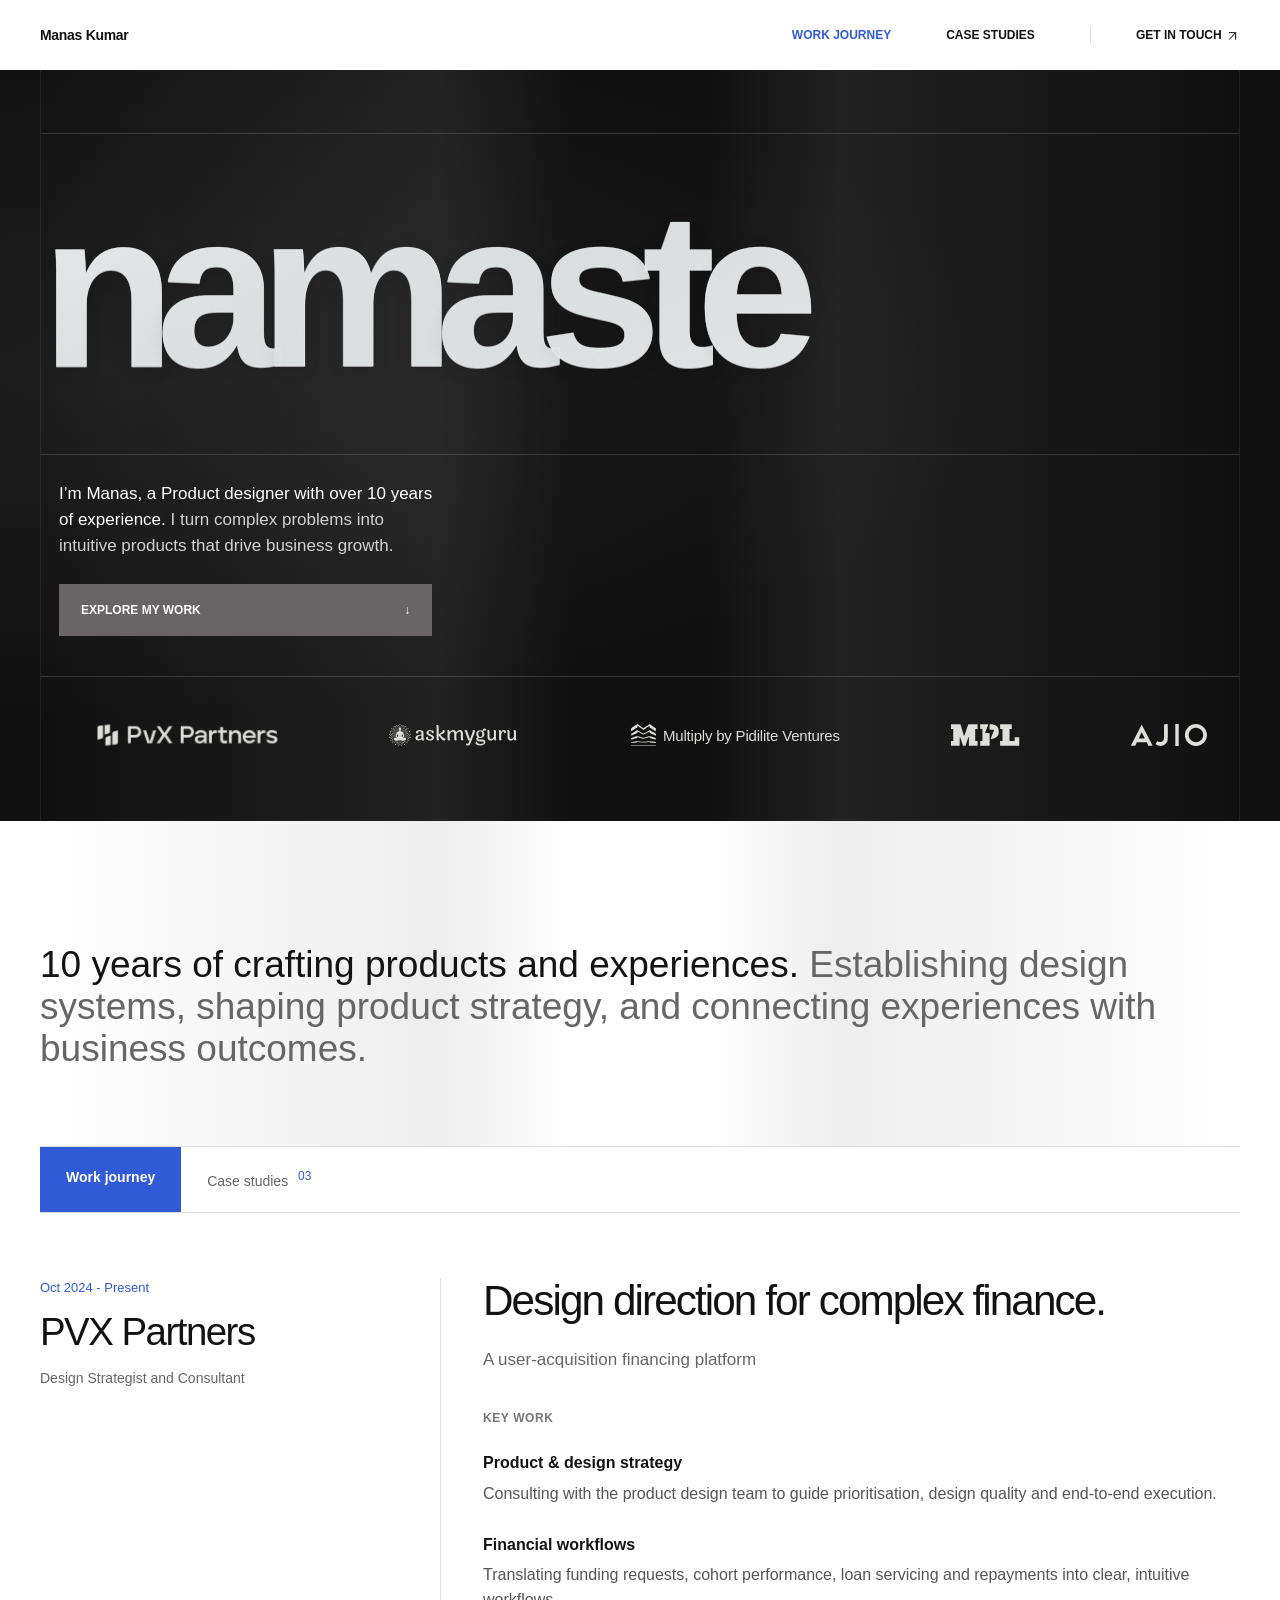
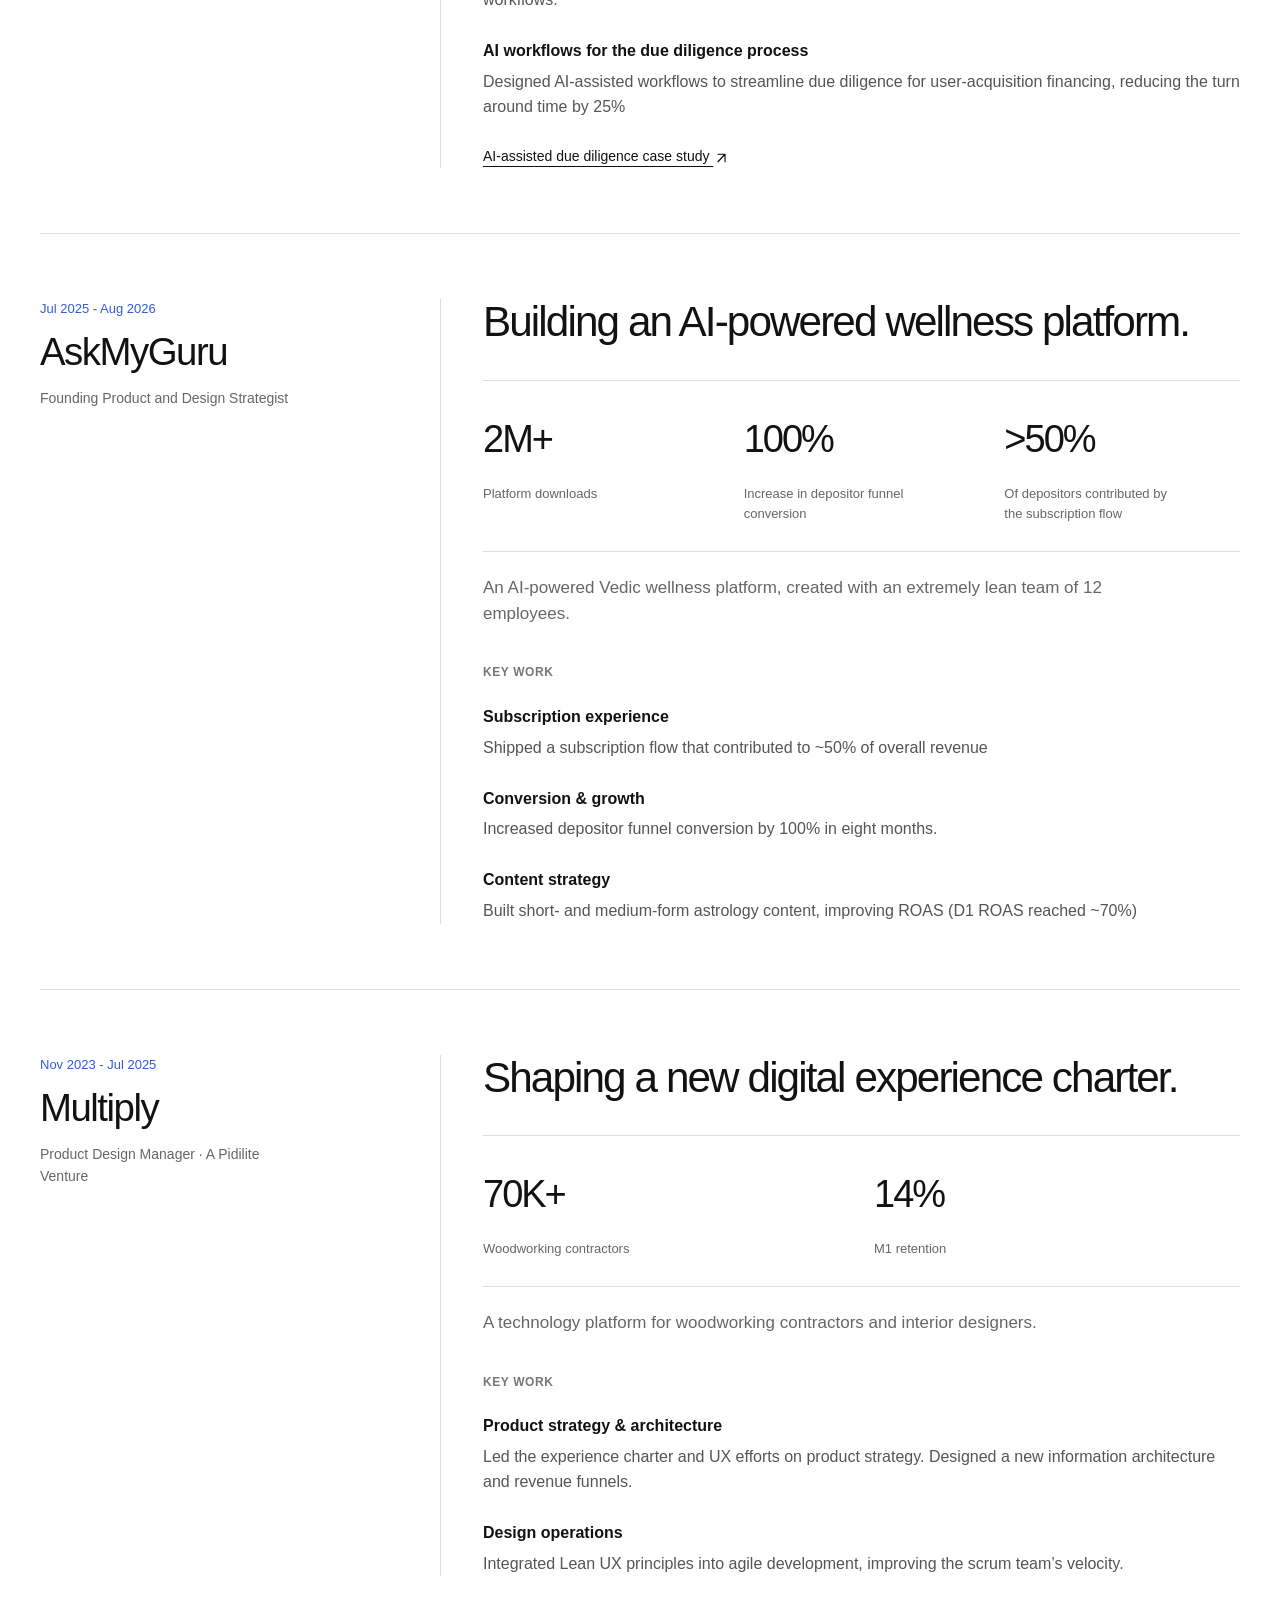
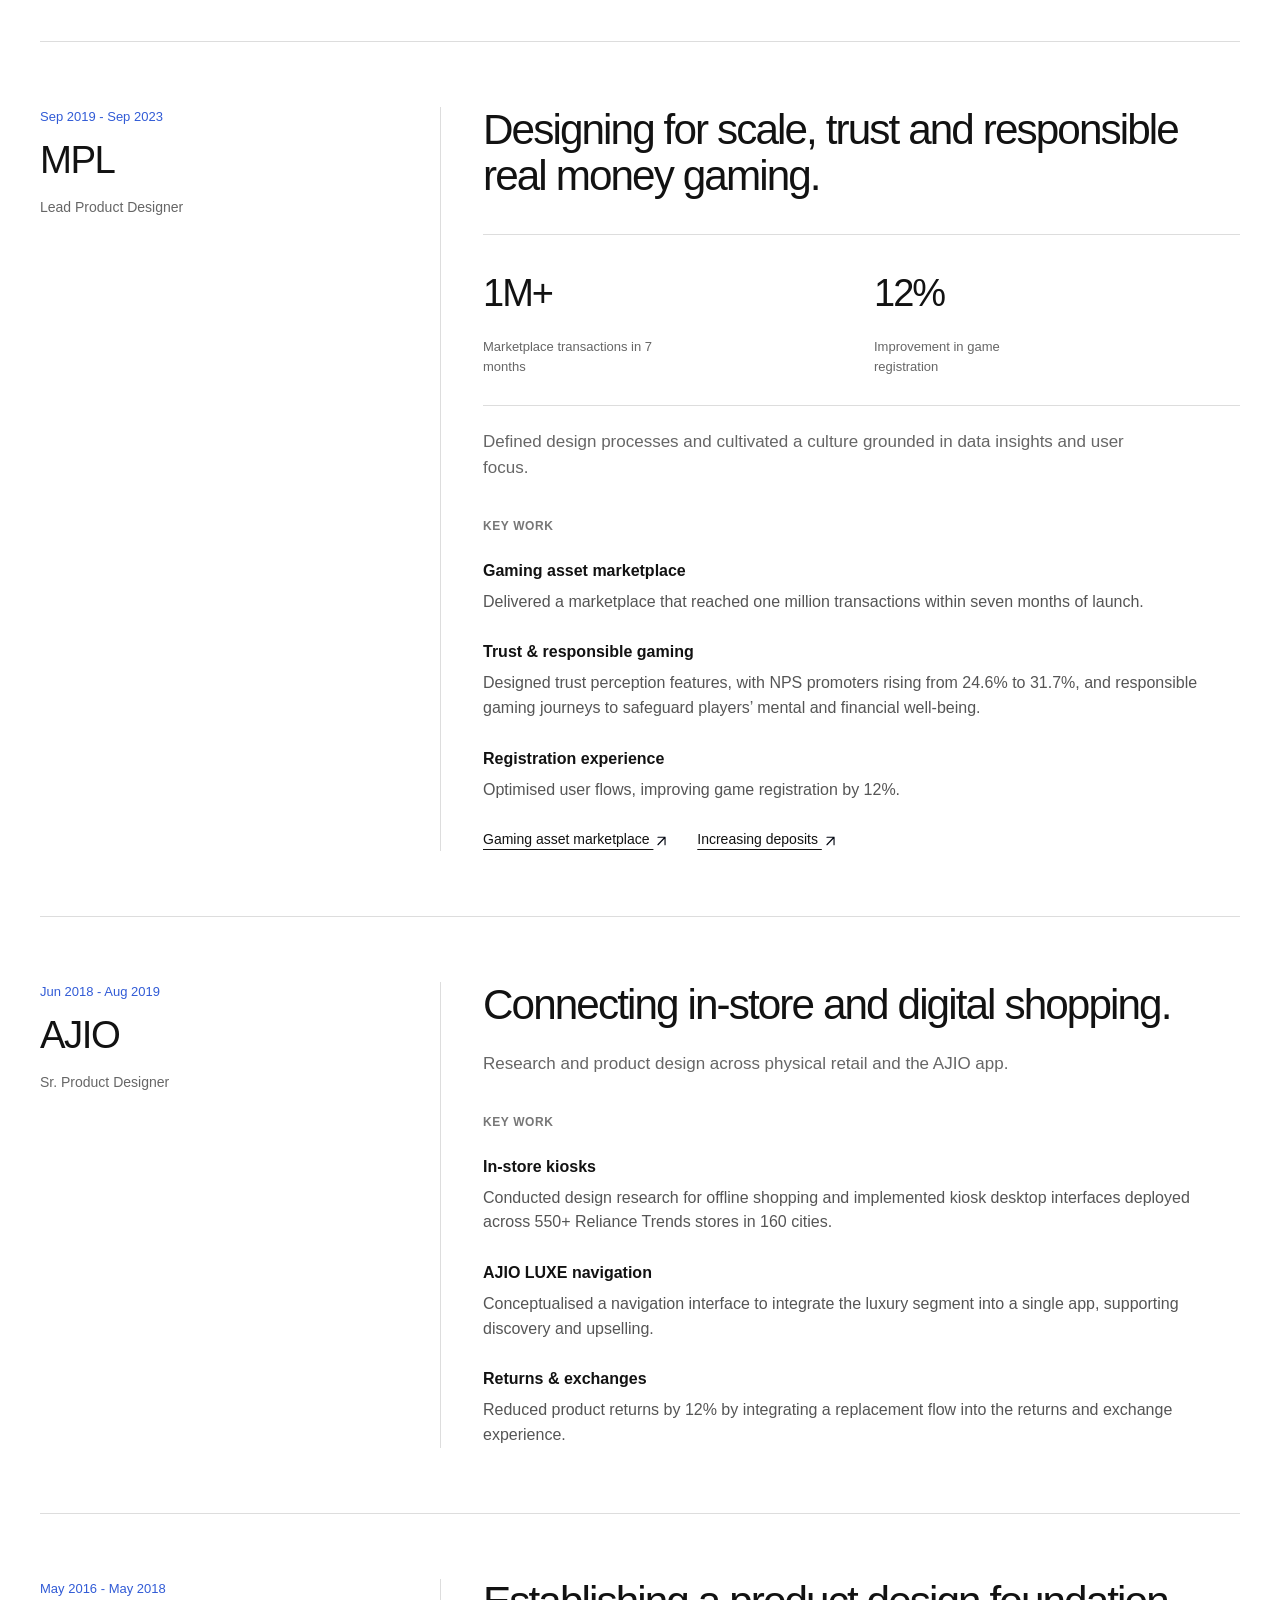
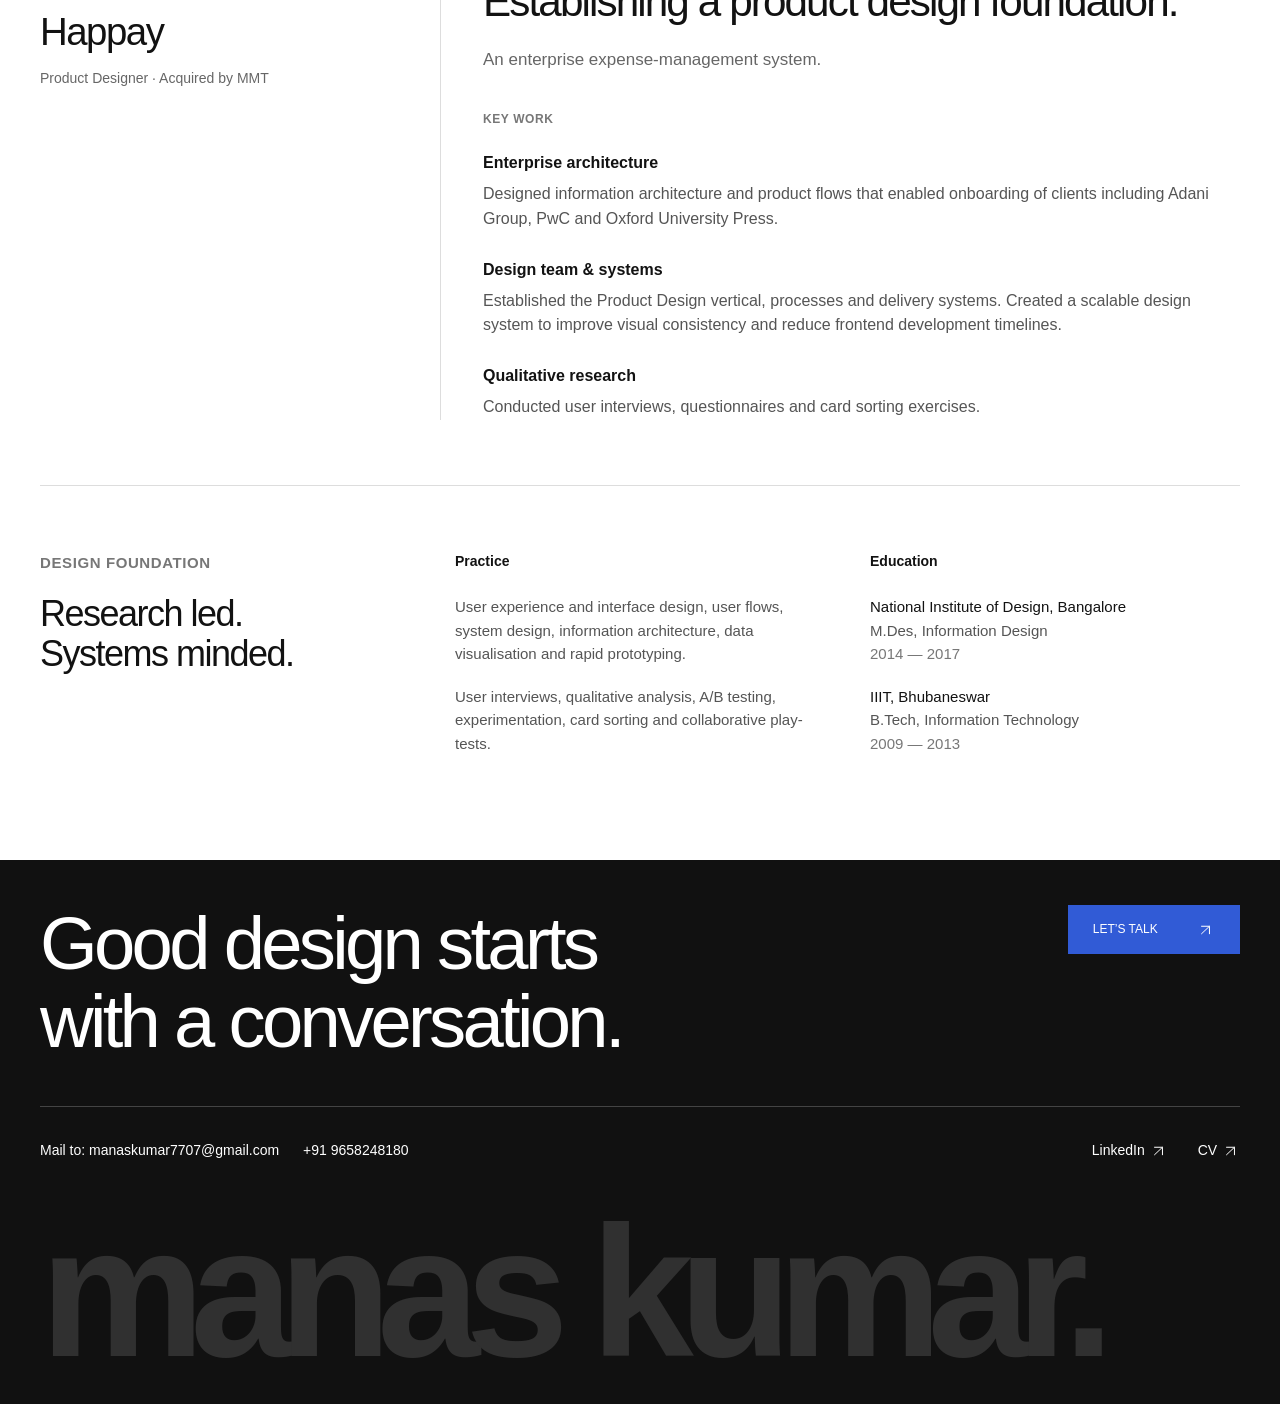
<file: index.html>
<!DOCTYPE html>

<html lang="en"><head>
<meta charset="utf-8"/><meta content="width=device-width, initial-scale=1" name="viewport"/>
<title>Manas Kumar — Product &amp; Design</title>
<meta content="Manas Kumar. Ten years of crafting products and experiences. Selected work in design strategy, product design and leadership at PVX Partners, AskMyGuru, Pidilite and MPL." name="description"/>
<link href="./favicon.svg?v=20260930-mk" rel="icon" type="image/svg+xml"/>
<link href="style.css?v=20260930-cobalt" rel="stylesheet"/>
<style>.footer-bottom .contact-details{display:flex;flex-wrap:wrap;gap:10px 24px;margin-top:0}.contact-details a{overflow-wrap:anywhere}@media(max-width:600px){.footer-bottom .contact-details{flex-direction:column;gap:10px}}</style><style>.name-stage h1{position:relative;display:inline-block;touch-action:pan-y}
.name-stage h1{--wash-size:clamp(1000px,175vw,1800px);--x:50%;--y:50%}
.wash{position:absolute;inset:0;pointer-events:none;user-select:none;color:transparent;-webkit-text-fill-color:transparent;background-image:url("./watercolor.png");background-repeat:no-repeat;background-clip:text;-webkit-background-clip:text}
.wash-idle{background-size:100% 160%;background-position:center;filter:grayscale(1);mix-blend-mode:multiply;opacity:.22}
.wash-color{background-size:var(--wash-size) auto;background-position:calc(var(--x) - var(--wash-size)/2) calc(var(--y) - var(--wash-size)*.4);opacity:0;mix-blend-mode:multiply;transition:opacity .55s ease;mask-image:radial-gradient(circle calc(var(--wash-size)*.5) at var(--x) var(--y),#000 35%,transparent 100%);-webkit-mask-image:radial-gradient(circle calc(var(--wash-size)*.5) at var(--x) var(--y),#000 35%,transparent 100%)}
.name-stage h1.hovering .wash-color{opacity:.95}
@media(prefers-reduced-motion:reduce){.wash-color{transition:none}}
@media(forced-colors:active){.wash{display:none}}
</style><style>.wash-rotating{background-image:url("./rotating-splash.svg");background-size:100% 160%;background-position:center;mix-blend-mode:multiply;opacity:.45}.rotation-paused .wash-rotating{background-image:url("./rotating-splash-still.svg")}@media(prefers-reduced-motion:reduce){.wash-rotating{background-image:url("./rotating-splash-still.svg")}}
.rotation-toggle{position:absolute;bottom:3px;right:0;border:0;background:transparent;color:#aaa;font:12px/1.5 Arial,sans-serif;padding:2px 6px;cursor:pointer}.rotation-toggle:hover{color:#fff}.rotation-toggle:focus-visible{outline:2px solid var(--accent);outline-offset:2px}@media(prefers-reduced-motion:reduce){.rotation-toggle{display:none}}
</style><style>
/* Negative tracking leaves the final glyph outside the advance width.
   Restore that space so every text-clipped layer covers the complete e. */
.name-stage h1{padding-right:.1em}
/* Vertical highlights and soft troughs give the splash a fluted glass finish. */
.wash-glass{background-image:repeating-linear-gradient(90deg,rgba(255,255,255,.32) 0,rgba(255,255,255,.12) .008em,rgba(255,255,255,0) .024em,rgba(20,20,20,.06) .039em,rgba(20,20,20,.23) .055em,rgba(20,20,20,.10) .065em,rgba(255,255,255,.26) .072em,rgba(255,255,255,.32) .078em);background-size:auto;background-position:left top;opacity:.8;mix-blend-mode:normal}
</style><style>#namaste-frosted-preview canvas{position:absolute;inset:0;width:100%;height:100%;pointer-events:none;mix-blend-mode:multiply}
#namaste-frosted-preview .nf-cursor,#namaste-frosted-preview .nf-frost{position:absolute;inset:0;pointer-events:none;user-select:none;color:transparent;-webkit-text-fill-color:transparent;background-clip:text;-webkit-background-clip:text;text-shadow:none}
#namaste-frosted-preview .nf-cursor{background-image:url('./watercolor.png');background-repeat:no-repeat;background-size:var(--wash-size) auto;background-position:calc(var(--x) - var(--wash-size)/2) calc(var(--y) - var(--wash-size)*.4);opacity:0;mix-blend-mode:multiply;transition:opacity .55s ease;mask-image:radial-gradient(circle calc(var(--wash-size)*.5) at var(--x) var(--y),#000 35%,transparent 100%);-webkit-mask-image:radial-gradient(circle calc(var(--wash-size)*.5) at var(--x) var(--y),#000 35%,transparent 100%)}
#namaste-frosted-preview h1.hovering .nf-cursor{opacity:.95}
#namaste-frosted-preview .nf-frost{background-image:linear-gradient(155deg,#ffffff66 0%,#ffffff12 38%,#ffffff04 56%,#ffffff38 100%),url("[data-uri]");-webkit-text-stroke:.6px #ffffff60;opacity:.9}
@media(prefers-reduced-motion:reduce){#namaste-frosted-preview .nf-cursor{transition:none}}
@media(forced-colors:active){#namaste-frosted-preview canvas,#namaste-frosted-preview .nf-cursor,#namaste-frosted-preview .nf-frost{display:none}#namaste-frosted-preview h1{color:CanvasText}}
#namaste-frosted-preview h1{padding-right:.11em;color:#dce0e1;text-shadow:0 1px 0 #ffffff88,0 4px 18px #00000016}
</style><style>
.hero-copy p{font-weight:400}
.hero-copy .solid-link{transition:background-color .45s ease}
.hero-copy .solid-link:hover,.hero-copy .solid-link:focus-visible{background:#315bd6}
#namaste-frosted-preview .nf-letter{position:relative;display:inline-block;vertical-align:top;cursor:default}
#namaste-frosted-preview .nf-letter::after{content:attr(data-letter);position:absolute;left:0;top:0;z-index:3;padding-right:.12em;color:#88a7ff;-webkit-text-fill-color:transparent;background-image:linear-gradient(145deg,#dbe7ff 0%,#7397ff 35%,#3e67e4 72%,#adc4ff 100%);background-clip:text;-webkit-background-clip:text;opacity:0;text-shadow:none;pointer-events:none;transition:opacity .8s cubic-bezier(.22,.61,.36,1)}
#namaste-frosted-preview .nf-letter:hover::after{opacity:1}
@media(prefers-reduced-motion:reduce){#namaste-frosted-preview .nf-letter::after,.hero-copy .solid-link{transition:none}}
</style></head><body><a class="skip" href="#main">Skip to content</a><header class="wrap"><a class="wordmark" href="./index.html">Manas Kumar</a><nav aria-label="Main navigation"><a aria-current="page" href="./index.html#work">Work journey</a><a href="./case-studies.html">Case studies</a><a href="https://in.linkedin.com/in/manas-kumar-b710517a" rel="noopener" target="_blank">Get in touch <img alt="" aria-hidden="true" class="arrow-icon" src="./arrow-dark.svg"/></a></nav></header><main id="main"><section class="hero-stage" id="namaste-frosted-preview"><div class="hero-grid wrap"><div class="hero-meta" aria-hidden="true"></div><div class="name-stage"><h1 aria-label="namaste"><span class="nf-letter" aria-hidden="true" data-letter="n">n</span><span class="nf-letter" aria-hidden="true" data-letter="a">a</span><span class="nf-letter" aria-hidden="true" data-letter="m">m</span><span class="nf-letter" aria-hidden="true" data-letter="a">a</span><span class="nf-letter" aria-hidden="true" data-letter="s">s</span><span class="nf-letter" aria-hidden="true" data-letter="t">t</span><span class="nf-letter" aria-hidden="true" data-letter="e">e</span><canvas aria-hidden="true"></canvas><span class="nf-frost" aria-hidden="true">namaste</span></h1></div><div class="hero-bottom"><div class="hero-copy"><p><span class="hero-introduction">I’m Manas, a Product designer with over 10 years of experience.</span> I turn complex problems into intuitive products that drive business growth.</p><a class="solid-link" href="#work">EXPLORE MY WORK <span aria-hidden="true">↓</span></a></div></div><div aria-label="Companies I have worked with" class="company-strip logo-marquee"><div class="logo-window"><div class="logo-track"><div class="logo-group"><div class="brand-logo pvx"><div class="pvx-crop"><img alt="PVX Partners" src="./logo-pvx.svg"/></div></div><div class="brand-logo askmyguru"><img alt="AskMyGuru" src="./logo-askmyguru.svg"/></div><div class="brand-logo multiply"><img alt="Multiply" src="./logo-multiply.svg"/><span>Multiply by Pidilite Ventures</span></div><div class="brand-logo mpl"><img alt="MPL" src="./logo-mpl.svg"/></div><div class="brand-logo ajio"><img alt="AJIO" src="./logo-ajio.svg"/></div><div class="brand-logo happay"><img alt="Happay" src="./logo-happay.svg"/></div></div><div aria-hidden="true" class="logo-group"><div class="brand-logo pvx"><div class="pvx-crop"><img alt="" src="./logo-pvx.svg"/></div></div><div class="brand-logo askmyguru"><img alt="" src="./logo-askmyguru.svg"/></div><div class="brand-logo multiply"><img alt="" src="./logo-multiply.svg"/><span>Multiply by Pidilite Ventures</span></div><div class="brand-logo mpl"><img alt="" src="./logo-mpl.svg"/></div><div class="brand-logo ajio"><img alt="" src="./logo-ajio.svg"/></div><div class="brand-logo happay"><img alt="" src="./logo-happay.svg"/></div></div></div></div></div></div></section><section class="opening wrap"><h2 class="opening-copy"><span>10 years of crafting products and experiences.</span> Establishing design systems, shaping product strategy, and connecting experiences with business outcomes.</h2></section><nav aria-label="Portfolio sections" class="journey-nav wrap"><a aria-current="page" href="#work">Work journey</a><a href="./case-studies.html">Case studies <span>03</span></a></nav><section aria-label="Work journey" class="timeline wrap" id="work"><span id="experience"></span><article class="career-row" id="pvx"><aside class="career-meta"><p class="career-date">Oct 2024 - Present</p><h2>PVX Partners</h2><p class="career-role">Design Strategist and Consultant</p></aside><div class="career-content"><h3>Design direction for complex finance.</h3><p class="career-about">A user-acquisition financing platform</p><p class="eyebrow work-label">KEY WORK</p><div class="work-items"><div><h4>Product &amp; design strategy</h4><p>Consulting with the product design team to guide prioritisation, design quality and end-to-end execution.</p></div><div><h4>Financial workflows</h4><p>Translating funding requests, cohort performance, loan servicing and repayments into clear, intuitive workflows.</p></div><div><h4>AI workflows for the due diligence process</h4><p>Designed AI-assisted workflows to streamline due diligence for user-acquisition financing, reducing the turn around time by 25%</p></div></div><div class="career-links"><a href="https://www.figma.com/deck/tCbVBahCQZDaGWypi3lBlV" rel="noopener" target="_blank">AI-assisted due diligence case study <img alt="" aria-hidden="true" class="arrow-icon" src="./arrow-dark.svg"/></a></div></div></article><article class="career-row" id="askmyguru"><aside class="career-meta"><p class="career-date">Jul 2025 - Aug 2026</p><h2>AskMyGuru</h2><p class="career-role">Founding Product and Design Strategist</p></aside><div class="career-content"><h3>Building an AI-powered wellness platform.</h3><div class="career-metrics"><div><strong>2M+</strong><span>Platform downloads</span></div><div><strong>100%</strong><span>Increase in depositor funnel conversion</span></div><div><strong>&gt;50%</strong><span>Of depositors contributed by the subscription flow</span></div></div><p class="career-about">An AI-powered Vedic wellness platform, created with an extremely lean team of 12 employees.</p><p class="eyebrow work-label">KEY WORK</p><div class="work-items"><div><h4>Subscription experience</h4><p>Shipped a subscription flow that contributed to ~50% of overall revenue</p></div><div><h4>Conversion &amp; growth</h4><p>Increased depositor funnel conversion by 100% in eight months.</p></div><div><h4>Content strategy</h4><p>Built short- and medium-form astrology content, improving ROAS (D1 ROAS reached ~70%)</p></div></div></div></article><article class="career-row" id="multiply"><aside class="career-meta"><p class="career-date">Nov 2023 - Jul 2025</p><h2>Multiply</h2><p class="career-role">Product Design Manager · A Pidilite Venture</p></aside><div class="career-content"><h3>Shaping a new digital experience charter.</h3><div class="career-metrics"><div><strong>70K+</strong><span>Woodworking contractors</span></div><div><strong>14%</strong><span>M1 retention</span></div></div><p class="career-about">A technology platform for woodworking contractors and interior designers.</p><p class="eyebrow work-label">KEY WORK</p><div class="work-items"><div><h4>Product strategy &amp; architecture</h4><p>Led the experience charter and UX efforts on product strategy. Designed a new information architecture and revenue funnels.</p></div><div><h4>Design operations</h4><p>Integrated Lean UX principles into agile development, improving the scrum team’s velocity.</p></div></div></div></article><article class="career-row" id="mpl"><aside class="career-meta"><p class="career-date">Sep 2019 - Sep 2023</p><h2>MPL</h2><p class="career-role">Lead Product Designer</p></aside><div class="career-content"><h3>Designing for scale, trust and responsible real money gaming.</h3><div class="career-metrics"><div><strong>1M+</strong><span>Marketplace transactions in 7 months</span></div><div><strong>12%</strong><span>Improvement in game registration</span></div></div><p class="career-about">Defined design processes and cultivated a culture grounded in data insights and user focus.</p><p class="eyebrow work-label">KEY WORK</p><div class="work-items"><div><h4>Gaming asset marketplace</h4><p>Delivered a marketplace that reached one million transactions within seven months of launch.</p></div><div><h4>Trust &amp; responsible gaming</h4><p>Designed trust perception features, with NPS promoters rising from 24.6% to 31.7%, and responsible gaming journeys to safeguard players’ mental and financial well-being.</p></div><div><h4>Registration experience</h4><p>Optimised user flows, improving game registration by 12%.</p></div></div><div class="career-links"><a href="https://medium.com/@manaskumar/1b709e469501" rel="noopener" target="_blank">Gaming asset marketplace <img alt="" aria-hidden="true" class="arrow-icon" src="./arrow-dark.svg"/></a><a href="https://pitch.com/v/increasing-deposits-in-real-money-gaming-platform-4pfdnw" rel="noopener" target="_blank">Increasing deposits <img alt="" aria-hidden="true" class="arrow-icon" src="./arrow-dark.svg"/></a></div></div></article><article class="career-row" id="ajio"><aside class="career-meta"><p class="career-date">Jun 2018 - Aug 2019</p><h2>AJIO</h2><p class="career-role">Sr. Product Designer</p></aside><div class="career-content"><h3>Connecting in-store and digital shopping.</h3><p class="career-about">Research and product design across physical retail and the AJIO app.</p><p class="eyebrow work-label">KEY WORK</p><div class="work-items"><div><h4>In-store kiosks</h4><p>Conducted design research for offline shopping and implemented kiosk desktop interfaces deployed across 550+ Reliance Trends stores in 160 cities.</p></div><div><h4>AJIO LUXE navigation</h4><p>Conceptualised a navigation interface to integrate the luxury segment into a single app, supporting discovery and upselling.</p></div><div><h4>Returns &amp; exchanges</h4><p>Reduced product returns by 12% by integrating a replacement flow into the returns and exchange experience.</p></div></div></div></article><article class="career-row" id="happay"><aside class="career-meta"><p class="career-date">May 2016 - May 2018</p><h2>Happay</h2><p class="career-role">Product Designer · Acquired by MMT</p></aside><div class="career-content"><h3>Establishing a product design foundation.</h3><p class="career-about">An enterprise expense-management system.</p><p class="eyebrow work-label">KEY WORK</p><div class="work-items"><div><h4>Enterprise architecture</h4><p>Designed information architecture and product flows that enabled onboarding of clients including Adani Group, PwC and Oxford University Press.</p></div><div><h4>Design team &amp; systems</h4><p>Established the Product Design vertical, processes and delivery systems. Created a scalable design system to improve visual consistency and reduce frontend development timelines.</p></div><div><h4>Qualitative research</h4><p>Conducted user interviews, questionnaires and card sorting exercises.</p></div></div></div></article></section><section class="foundations wrap"><div><p class="eyebrow">DESIGN FOUNDATION</p><h2>Research led.<br/>Systems minded.</h2></div><div><h3>Practice</h3><p>User experience and interface design, user flows, system design, information architecture, data visualisation and rapid prototyping.</p><p>User interviews, qualitative analysis, A/B testing, experimentation, card sorting and collaborative play-tests.</p></div><div><h3>Education</h3><p><strong>National Institute of Design, Bangalore</strong><br/>M.Des, Information Design<br/><span class="muted">2014 — 2017</span></p><p><strong>IIIT, Bhubaneswar</strong><br/>B.Tech, Information Technology<br/><span class="muted">2009 — 2013</span></p></div></section></main><footer><div class="wrap"><div class="footer-heading"><a class="contact-title" href="https://in.linkedin.com/in/manas-kumar-b710517a" rel="noopener" target="_blank">Good design starts<br/>with a conversation.</a><a class="footer-cta" href="https://in.linkedin.com/in/manas-kumar-b710517a" rel="noopener" target="_blank">LET’S TALK <span aria-hidden="true"><img alt="" aria-hidden="true" class="arrow-icon" src="./arrow-white.svg"/></span></a></div><div class="footer-bottom"><div class="contact-details"><a href="mailto:manaskumar7707@gmail.com">Mail to: manaskumar7707@gmail.com</a><a href="tel:+919658248180">+91 9658248180</a></div><div><a href="https://in.linkedin.com/in/manas-kumar-b710517a" rel="noopener" target="_blank">LinkedIn <img alt="" aria-hidden="true" class="arrow-icon" src="./arrow-white.svg"/></a><a href="./Manas-Kumar-CV.pdf" rel="noopener" target="_blank">CV <img alt="" aria-hidden="true" class="arrow-icon" src="./arrow-white.svg"/></a></div></div><div aria-hidden="true" class="footer-wordmark">manas kumar.</div></div></footer><script defer="" src="./namaste-letters.js?v=20260930"></script></body></html>
</file>
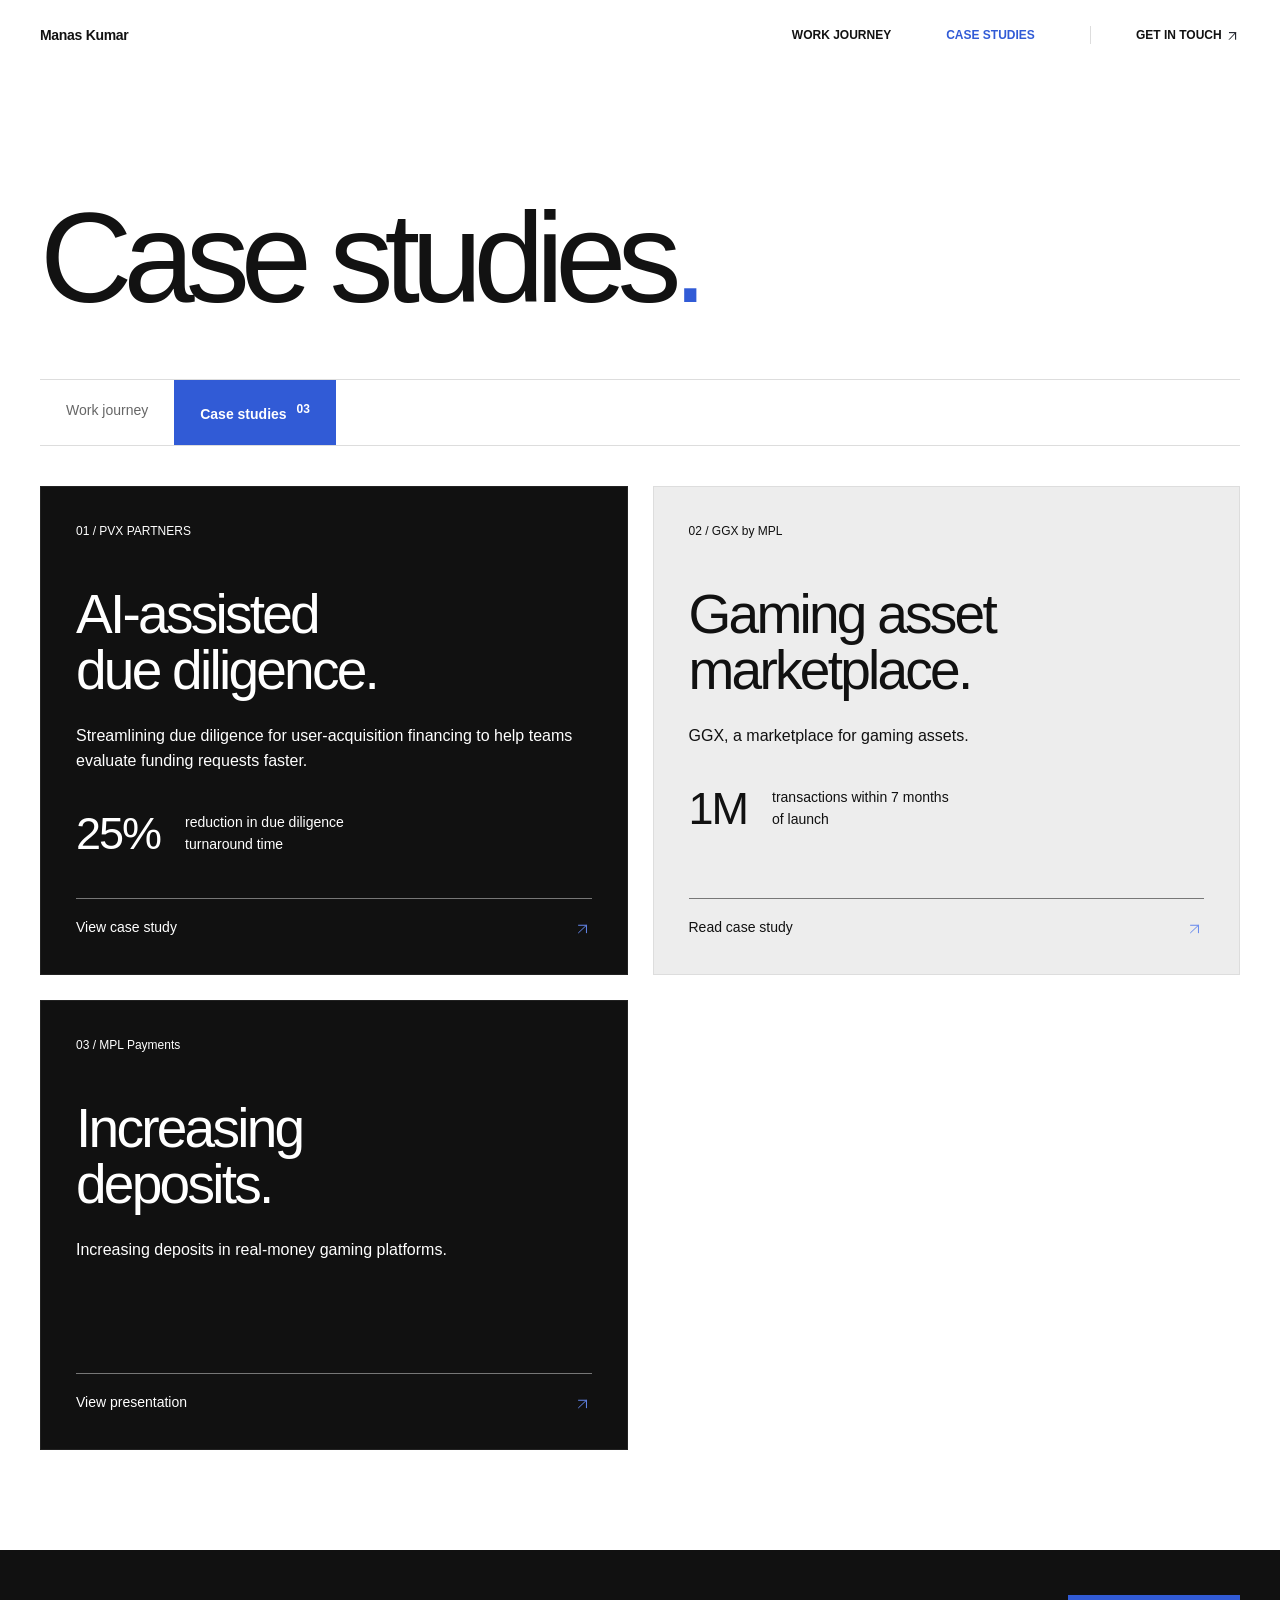
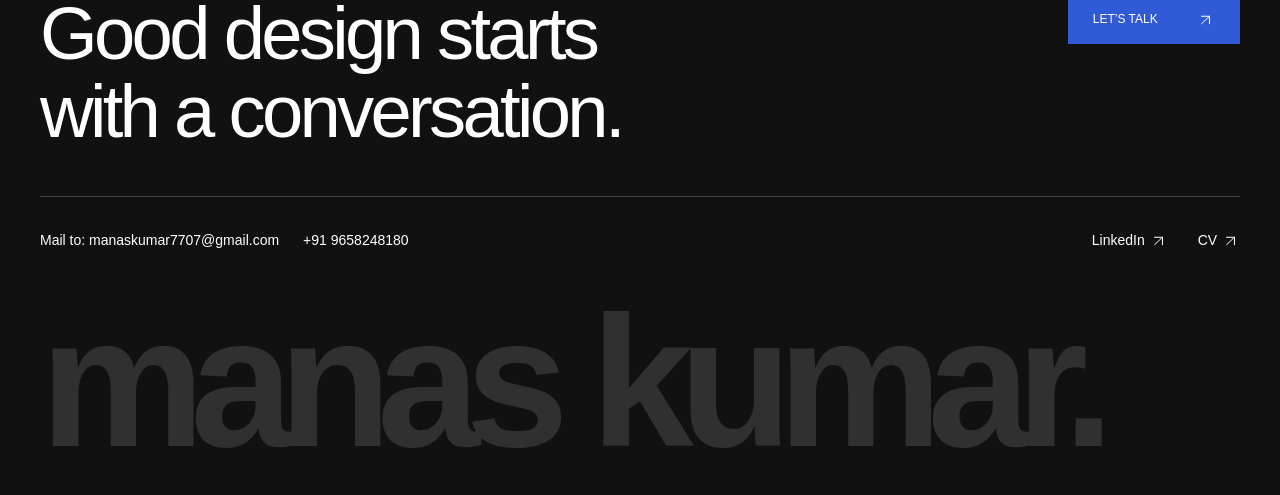
<file: case-studies.html>
<!DOCTYPE html>

<html lang="en"><head>
<meta charset="utf-8"/><meta content="width=device-width, initial-scale=1" name="viewport"/>
<title>Case Studies — Manas Kumar</title>
<meta content="Manas Kumar. Ten years of crafting products and experiences. Selected work in design strategy, product design and leadership at PVX Partners, AskMyGuru, Pidilite and MPL." name="description"/>
<link href="./favicon.svg?v=20260930-mk" rel="icon" type="image/svg+xml"/>
<link href="style.css?v=20260930-cobalt" rel="stylesheet"/>
<style>.footer-bottom .contact-details{display:flex;flex-wrap:wrap;gap:10px 24px;margin-top:0}.contact-details a{overflow-wrap:anywhere}@media(max-width:600px){.footer-bottom .contact-details{flex-direction:column;gap:10px}}</style></head><body><a class="skip" href="#main">Skip to content</a><header class="wrap"><a class="wordmark" href="./index.html">Manas Kumar</a><nav aria-label="Main navigation"><a href="./index.html#work">Work journey</a><a aria-current="page" href="./case-studies.html">Case studies</a><a href="https://in.linkedin.com/in/manas-kumar-b710517a" rel="noopener" target="_blank">Get in touch <img alt="" aria-hidden="true" class="arrow-icon" src="./arrow-dark.svg"/></a></nav></header><main id="main"><section class="case-hero wrap"><h1>Case studies<span>.</span></h1></section><nav aria-label="Portfolio sections" class="journey-nav wrap"><a href="./index.html#work">Work journey</a><a aria-current="page" href="./case-studies.html">Case studies <span>03</span></a></nav><section aria-label="Case studies" class="case-grid wrap"><a class="case-card" href="https://www.figma.com/deck/tCbVBahCQZDaGWypi3lBlV" rel="noopener" target="_blank"><div class="case-top"><span>01 / PVX PARTNERS</span></div><h2>AI-assisted<br/>due diligence.</h2><p>Streamlining due diligence for user-acquisition financing to help teams evaluate funding requests faster.</p><div class="case-outcome"><strong>25%</strong><span>reduction in due diligence turnaround time</span></div><span class="case-action">View case study <span aria-hidden="true"><img alt="" aria-hidden="true" class="arrow-icon" src="./arrow-blue.svg?v=20260930"/></span></span></a><a class="case-card" href="https://medium.com/@manaskumar/1b709e469501" rel="noopener" target="_blank"><div class="case-top"><span>02 / GGX by MPL</span></div><h2>Gaming asset<br/>marketplace.</h2><p>GGX, a marketplace for gaming assets.</p><div class="case-outcome"><strong>1M</strong><span>transactions within 7 months of launch</span></div><span class="case-action">Read case study <span aria-hidden="true"><img alt="" aria-hidden="true" class="arrow-icon" src="./arrow-blue.svg?v=20260930"/></span></span></a><a class="case-card" href="https://pitch.com/v/increasing-deposits-in-real-money-gaming-platform-4pfdnw" rel="noopener" target="_blank"><div class="case-top"><span>03 / MPL Payments</span></div><h2>Increasing<br/>deposits.</h2><p>Increasing deposits in real-money gaming platforms.</p><span class="case-action">View presentation <span aria-hidden="true"><img alt="" aria-hidden="true" class="arrow-icon" src="./arrow-blue.svg?v=20260930"/></span></span></a></section></main><footer><div class="wrap"><div class="footer-heading"><a class="contact-title" href="https://in.linkedin.com/in/manas-kumar-b710517a" rel="noopener" target="_blank">Good design starts<br/>with a conversation.</a><a class="footer-cta" href="https://in.linkedin.com/in/manas-kumar-b710517a" rel="noopener" target="_blank">LET’S TALK <span aria-hidden="true"><img alt="" aria-hidden="true" class="arrow-icon" src="./arrow-white.svg"/></span></a></div><div class="footer-bottom"><div class="contact-details"><a href="mailto:manaskumar7707@gmail.com">Mail to: manaskumar7707@gmail.com</a><a href="tel:+919658248180">+91 9658248180</a></div><div><a href="https://in.linkedin.com/in/manas-kumar-b710517a" rel="noopener" target="_blank">LinkedIn <img alt="" aria-hidden="true" class="arrow-icon" src="./arrow-white.svg"/></a><a href="./Manas-Kumar-CV.pdf" rel="noopener" target="_blank">CV <img alt="" aria-hidden="true" class="arrow-icon" src="./arrow-white.svg"/></a></div></div><div aria-hidden="true" class="footer-wordmark">manas kumar.</div></div></footer></body></html>
</file>
<file: style.css>
:root{--ink:#121212;--muted:#666;--line:#ddd;--paper:#fff;--accent:#315bd6}*{box-sizing:border-box}html{scroll-behavior:smooth;scroll-padding-top:85px}body{margin:0;background:var(--paper);color:var(--ink);font-family:Arial,Helvetica,sans-serif;line-height:1.55;font-size:16px;-webkit-font-smoothing:antialiased}a{color:inherit;text-decoration:none}a:hover{text-decoration:underline;text-underline-offset:5px}a:focus-visible{outline:2px solid var(--accent);outline-offset:6px}.wrap{width:calc(100% - 80px);max-width:1600px;margin:auto}header{display:flex;align-items:center;justify-content:space-between;min-height:70px;gap:25px}.wordmark{font-size:36px;font-weight:800;letter-spacing:-3px;display:flex;align-items:center;line-height:1}.brand-dot{color:var(--accent)}.brand-name{font-size:14px;font-weight:600;letter-spacing:-.3px;margin-left:18px}header nav{display:flex;gap:55px;font-size:12px;font-weight:600;text-transform:uppercase}header nav a[aria-current]{color:var(--accent)}header nav a:last-child{border-left:1px solid var(--line);padding-left:45px}.hero-stage{background:#101010;color:#fff;position:relative;overflow:hidden}.hero-stage:before{content:'';position:absolute;inset:0;pointer-events:none;background:radial-gradient(ellipse at 7% 40%,#45454570,transparent 55%),repeating-radial-gradient(ellipse at -15% 45%,transparent 0 28px,#ffffff09 29px 30px,transparent 31px 53px);opacity:.6}.hero-grid{position:relative;background:linear-gradient(90deg,transparent calc(33.333% - 1px),#ffffff12 33.333%,transparent calc(33.333% + 1px),transparent calc(66.666% - 1px),#ffffff12 66.666%,transparent calc(66.666% + 1px));border-left:1px solid #ffffff12;border-right:1px solid #ffffff12}.hero-meta{display:flex;justify-content:space-between;font-size:12px;padding-top:28px}.disciplines{display:grid;grid-template-columns:repeat(3,1fr);padding-top:65px;padding-bottom:18px;font-size:12px;border-bottom:1px solid #ffffff25}.name-stage{position:relative;border-bottom:1px solid #ffffff25;padding:0 0 18px}.name-stage h1{font-size:clamp(100px,24.5vw,390px);letter-spacing:-.095em;font-weight:700;line-height:.96;margin:0 0 0 -.035em;white-space:nowrap}.name-dot{color:#fff}.signature{position:absolute;right:3%;bottom:3px;color:var(--accent);font-family:Georgia,'Times New Roman',serif;font-style:italic;font-size:clamp(24px,4.6vw,72px);letter-spacing:-.06em;margin:0;transform:rotate(-5deg);text-shadow:0 1px #101010}.hero-bottom{display:grid;grid-template-columns:1fr 1fr 1fr;gap:30px;padding:26px 0 40px}.hero-caption{font-size:12px;color:#b8b8b8;padding-top:5px}.hero-copy p{font-size:17px;color:#d2d2d2;margin:0 0 24px;max-width:430px}.solid-link{background:var(--accent);padding:17px 22px;display:flex;justify-content:space-between;font-size:12px;font-weight:700;color:#fff}.solid-link:hover{background:#2345ad;text-decoration:none}.hero-cv{align-self:end;justify-self:end;font-size:12px;padding-bottom:18px}.company-strip{display:flex;justify-content:space-between;gap:25px;flex-wrap:wrap;border-top:1px solid #ffffff25;padding:22px 0;color:#aaa;font-size:18px;font-weight:600;letter-spacing:-.6px}.opening{padding:83px 0 76px;background:linear-gradient(90deg,transparent calc(33.333% - 1px),#eee 33.333%,transparent calc(33.333% + 1px),transparent calc(66.666% - 1px),#eee 66.666%,transparent calc(66.666% + 1px))}.section-code,.eyebrow{font-size:12px;font-weight:600;letter-spacing:.6px}.opening .section-code{margin:0 0 40px 33.333%}.section-code:before{content:'▰';color:var(--accent);margin-right:12px}.opening h2{font-size:clamp(35px,5.2vw,77px);font-weight:500;line-height:1.08;letter-spacing:-.055em;margin:0 0 36px}.opening-copy{max-width:460px;margin:0 0 0 33.333%;font-size:17px;color:#555}.journey-nav{display:flex;gap:0;border-top:1px solid var(--line);border-bottom:1px solid var(--line);position:sticky;top:0;z-index:4;background:#fff;font-size:14px}.journey-nav a{padding:20px 26px;color:var(--muted);position:relative;white-space:nowrap;transition:background-color 220ms ease,color 220ms ease}.journey-nav a[aria-current]{background:var(--accent);color:#fff;font-weight:600}.journey-nav a:hover{text-decoration:none}.journey-nav a:not([aria-current]):hover{background:#f0f3fc;color:var(--accent)}.journey-nav a[aria-current] span{color:#fff}.journey-nav span{font-size:12px;color:var(--accent);vertical-align:super;margin-left:6px}.career-row{display:grid;grid-template-columns:1fr 2fr;gap:0;padding:65px 0;border-bottom:1px solid var(--line);scroll-margin-top:85px}.career-meta{position:sticky;top:95px;align-self:start;padding-right:38px}.career-number{display:block;font-size:13px;color:var(--accent);margin-bottom:30px}.career-date{font-size:13px;color:var(--muted);margin:0 0 12px}.career-meta h2{font-size:clamp(25px,3vw,45px);line-height:1.1;letter-spacing:-1.5px;font-weight:500;margin:0 0 15px}.career-role{font-size:14px;color:var(--muted);max-width:260px;margin:0}.career-content{border-left:1px solid var(--line);padding-left:42px}.career-content h3{font-size:clamp(28px,3.3vw,49px);line-height:1.08;letter-spacing:-.045em;font-weight:500;max-width:750px;margin:0 0 23px}.career-about{font-size:17px;max-width:650px;color:#666;margin:0 0 36px}.work-label{font-size:12px;color:#777;margin:0 0 23px}.work-items{display:grid;gap:26px;max-width:760px}.work-items h4{font-size:16px;margin:0 0 6px;font-weight:600}.work-items p{font-size:16px;color:#555;margin:0}.career-metrics{display:flex;gap:25px;border-top:1px solid var(--line);border-bottom:1px solid var(--line);padding:27px 0;margin-top:35px}.career-metrics>div{flex:1}.career-metrics strong{display:block;font-size:clamp(32px,4vw,58px);font-weight:500;line-height:1.1;letter-spacing:-2px;margin-bottom:12px}.career-metrics span{display:block;font-size:13px;color:#666;max-width:170px}.career-links{display:flex;flex-wrap:wrap;gap:16px 27px;margin-top:27px}.career-links a{font-size:14px;text-decoration:underline;text-underline-offset:5px}.career-links a:hover{color:var(--accent)}.foundations{display:grid;grid-template-columns:repeat(3,1fr);gap:45px;padding:65px 0 85px}.foundations .eyebrow{margin-top:0;color:#777}.foundations h2{font-size:36px;font-weight:500;line-height:1.12;letter-spacing:-1.5px;margin:20px 0}.foundations h3{font-size:14px;margin:0 0 23px}.foundations p{font-size:15px;color:#555;margin:0 0 20px}.foundations strong{font-weight:500;color:var(--ink)}.muted{color:#777}footer{background:#111;color:#fff;padding:45px 0 0;overflow:hidden}.footer-intro{display:flex;justify-content:space-between;align-items:center;margin-bottom:45px}.footer-intro a{font-size:12px;background:var(--accent);padding:15px 25px}.footer-intro a span{margin-left:35px}.footer-intro .section-code{margin:0}.contact-title{font-size:clamp(35px,5.8vw,85px);letter-spacing:-.05em;line-height:1.05;display:inline-block}.footer-bottom{display:flex;justify-content:space-between;gap:25px;padding:33px 0;margin-top:45px;border-top:1px solid #444;font-size:14px}.footer-bottom>div{display:flex;gap:30px}.footer-wordmark{font-size:clamp(50px,14.5vw,230px);letter-spacing:-.08em;line-height:1.05;white-space:nowrap;font-weight:700;color:#303030;padding-bottom:15px}.case-hero{padding:82px 0 55px}.case-hero .section-code{margin:0 0 40px}.case-hero h1{font-size:clamp(50px,10vw,150px);font-weight:500;letter-spacing:-.07em;line-height:1.03;margin:0 0 30px}.case-hero h1 span{color:var(--accent)}.case-hero>p:last-child{font-size:18px;max-width:500px;color:#666}.case-grid{display:grid;grid-template-columns:1fr 1fr;gap:25px;padding:40px 0 100px}.case-card{display:flex;flex-direction:column;background:#111;color:#fff;padding:35px;min-height:450px;border:1px solid #222;transition:background .2s}.case-card:nth-child(2){background:#ededed;color:#111;border-color:#ddd}.case-card:hover{background:#242424;text-decoration:none}.case-card:nth-child(2):hover{background:#e1e1e1}.case-top{display:flex;justify-content:space-between;gap:20px;font-size:12px}.case-top span:first-child{color:var(--accent)}.case-card h2{font-size:clamp(33px,4.3vw,65px);line-height:1.03;letter-spacing:-.05em;font-weight:500;margin:45px 0 25px}.case-card>p{font-size:16px;margin:0 0 25px}.case-outcome{display:flex;align-items:center;gap:25px;margin-bottom:30px}.case-outcome strong{font-size:45px;font-weight:500;letter-spacing:-2px}.case-outcome span{font-size:14px;max-width:190px}.case-action{display:flex;justify-content:space-between;margin-top:auto;border-top:1px solid #777;padding-top:18px;font-size:14px}.skip{position:absolute;top:-100px;left:20px;background:#fff;z-index:10;padding:12px}.skip:focus{top:10px}@media(max-width:900px){.wrap{width:calc(100% - 48px)}header nav{gap:25px}header nav a:last-child{padding-left:20px}.brand-name{display:none}.disciplines{padding-top:45px}.hero-bottom{grid-template-columns:1fr 2fr;gap:25px}.hero-cv{grid-column:2;justify-self:start;padding:0}.hero-copy p{font-size:16px}.career-content{padding-left:28px}.career-metrics{gap:15px}.career-meta{padding-right:25px}.foundations{gap:25px}.company-strip{font-size:15px}.case-card{padding:27px}}@media(max-width:600px){.wrap{width:calc(100% - 36px)}header{min-height:65px;gap:15px}.wordmark{font-size:30px}header nav{gap:17px;font-size:10px}header nav a:last-child{display:none}.hero-meta{font-size:10px;padding-top:22px;gap:30px}.hero-meta span:last-child{text-align:right}.disciplines{font-size:9px;padding-top:42px;gap:14px;padding-bottom:14px}.name-stage{padding:8px 0 26px}.name-stage h1{font-size:25vw;letter-spacing:-.085em;line-height:1.1}.signature{font-size:29px;bottom:2px;right:3%}.hero-bottom{display:block;padding:25px 0 30px}.hero-caption{display:block;font-size:10px;margin-bottom:22px}.hero-caption br{display:none}.hero-caption{max-width:220px}.hero-copy p{font-size:16px;max-width:350px}.solid-link{padding:16px 18px}.hero-cv{display:inline-block;margin-top:20px;font-size:12px}.company-strip{display:grid;grid-template-columns:repeat(3,1fr);font-size:13px;gap:18px;padding:20px 0}.opening{padding:48px 0 43px}.opening .section-code{margin:0 0 30px;font-size:11px}.opening h2{font-size:39px}.opening-copy{margin:0;font-size:16px;max-width:350px}.journey-nav{gap:0}.journey-nav a{padding:17px 16px}.career-row{display:block;padding:35px 0}.career-meta{position:static;padding:0;margin-bottom:29px}.career-number{margin-bottom:20px}.career-date{font-size:12px}.career-meta h2{font-size:34px}.career-role{max-width:320px;font-size:14px}.career-content{border:0;padding:0}.career-content h3{font-size:29px;max-width:340px}.career-about{font-size:16px;margin-bottom:25px}.career-metrics{flex-wrap:wrap;gap:25px}.career-metrics>div{min-width:100px}.career-metrics strong{font-size:38px}.career-metrics span{font-size:13px}.foundations{grid-template-columns:1fr;padding:40px 0;gap:25px}.foundations h2{font-size:33px}.footer-intro{gap:20px;margin-bottom:30px}.footer-intro .section-code{font-size:10px}.footer-intro a{font-size:10px;padding:12px}.footer-intro a span{margin-left:12px}.contact-title{font-size:39px}.footer-bottom{display:block;font-size:13px;margin-top:30px;padding:25px 0}.footer-bottom>div{margin-top:20px}.footer-wordmark{font-size:14vw;padding:10px 0 20px}.case-hero{padding:50px 0 35px}.case-hero .section-code{font-size:11px;margin-bottom:30px}.case-hero h1{font-size:17vw}.case-hero>p:last-child{font-size:16px}.case-grid{grid-template-columns:1fr;padding:28px 0 55px}.case-card{min-height:410px;padding:27px}.case-card h2{font-size:42px}.case-top{font-size:11px}}@media(prefers-reduced-motion:reduce){html{scroll-behavior:auto}.case-card,.journey-nav a{transition:none}}
/* Monochrome vector logo marquee */
.company-strip.logo-marquee{display:block;position:relative;padding:0 0 28px;overflow:hidden}.logo-window{overflow:hidden;mask-image:linear-gradient(90deg,transparent,#000 5%,#000 95%,transparent)}.logo-track{display:flex;width:max-content;animation:logo-scroll 32s linear infinite;will-change:transform}.logo-group{display:flex;align-items:center;justify-content:space-around;flex:0 0 auto;width:max(1200px,calc(100vw - 80px));height:116px;gap:30px;padding:0 30px}.logo-item{width:160px;flex:0 0 160px;display:flex;justify-content:center;align-items:center;height:70px}.logo-item img{display:block;object-fit:contain;width:100%;height:54px}.logo-item img[alt="Multiply"],.logo-item:nth-child(3) img{height:54px;width:62px}.logo-item img[alt="Happay"],.logo-item:nth-child(6) img{height:62px;width:100px}.logo-pause{position:absolute;right:0;bottom:5px;display:flex;gap:10px;align-items:center;background:transparent;color:#bbb;border:0;font:inherit;font-size:12px;cursor:pointer;padding:3px 8px;letter-spacing:0}.logo-pause:hover{color:#fff}.logo-pause:focus-visible{outline:2px solid var(--accent);outline-offset:1px}.logo-marquee.paused .logo-track,.logo-marquee:hover .logo-track{animation-play-state:paused}@keyframes logo-scroll{to{transform:translateX(-50%)}}@media(max-width:600px){.logo-group{width:1050px;height:105px;gap:25px;padding:0 25px}.logo-item{width:150px;flex-basis:150px}.logo-item img{height:44px}.logo-item:nth-child(6) img{height:55px}.logo-item:nth-child(3) img{height:48px}}@media(prefers-reduced-motion:reduce){.logo-track{animation:none;width:100%;transform:none;will-change:auto}.logo-group{width:100%;height:auto;min-width:0;padding:25px 0;display:flex;flex-wrap:wrap;gap:25px}.logo-group[aria-hidden="true"]{display:none}.logo-pause{display:none}.company-strip.logo-marquee{padding-bottom:0}.logo-window{mask-image:none}.logo-item{flex:0 1 140px}}
/* Size the artwork by height, preserving each mark's native proportions. */
.logo-group{width:max-content;min-width:calc(100vw - 80px);gap:76px;padding:0 38px;justify-content:space-around}.logo-item{width:auto;min-width:76px;flex:0 0 auto;height:76px}.logo-item img,.logo-item img[alt="Multiply"],.logo-item:nth-child(3) img,.logo-item img[alt="Happay"],.logo-item:nth-child(6) img{height:44px;width:auto;max-width:none;object-fit:contain}@media(max-width:600px){.logo-group{width:max-content;min-width:calc(100vw - 36px);gap:48px;padding:0 24px}.logo-item{width:auto;flex-basis:auto;min-width:60px}.logo-item img,.logo-item:nth-child(3) img,.logo-item:nth-child(6) img{height:36px;width:auto}}@media(prefers-reduced-motion:reduce){.logo-group{width:100%;min-width:0;gap:32px;padding:25px 0;justify-content:center}.logo-item{flex:0 0 auto;max-width:100%}.logo-item img{max-width:100%;object-fit:contain}}
.logo-marquee{--logo-height:44px}.logo-item img,.logo-item img[alt="Multiply"],.logo-item:nth-child(3) img,.logo-item img[alt="Happay"],.logo-item:nth-child(6) img{height:var(--logo-height)}@media(max-width:600px){.logo-marquee{--logo-height:36px}}

/* Simplified greeting and descriptive Multiply lockup. */
.hero-meta{padding-bottom:35px;border-bottom:1px solid #ffffff25}.name-stage{padding:18px 0 25px}.name-stage h1{font-size:clamp(76px,20vw,320px);letter-spacing:-.075em;line-height:1.08;margin:0;white-space:nowrap}.multiply-lockup{gap:14px}.multiply-lockup>span{font-size:18px;font-weight:500;letter-spacing:-.4px;white-space:nowrap;color:#dededb}.multiply-lockup img{flex-shrink:0}@media(max-width:600px){.hero-meta{padding-bottom:25px}.name-stage{padding:20px 0}.name-stage h1{font-size:19.6vw;letter-spacing:-.07em}.multiply-lockup>span{font-size:16px}.multiply-lockup{gap:12px}}

/* Figma home revision: Arial typography, impact-first career sections. */
.wordmark{font-weight:700;align-items:baseline}.brand-name,header nav,.work-items h4,.work-label{font-weight:700}
.hero-stage:before{background:radial-gradient(ellipse at 7% 40%,#45454570,transparent 55%)}
.hero-grid{background:linear-gradient(90deg,#ffffff00 0%,#ffffff12 33.333%,#ffffff00 44.444%,transparent 55.555%,#ffffff12 66.666%,#ffffff00 100%)}
.name-stage h1{font-size:clamp(76px,17.19vw,275px);line-height:1.25673;letter-spacing:-.087273em}
.hero-copy .solid-link{background:#696566}.hero-copy .solid-link:hover{background:#807b7d}
.opening{padding-top:123px;background:linear-gradient(90deg,#eee0 0%,#eee 33.333%,#eee0 44.444%,transparent 55.555%,#eee 66.666%,#eee0 100%)}
.opening .opening-copy{font-size:37px;line-height:normal;letter-spacing:normal;font-weight:400;max-width:1136px;color:#666;margin:0}.opening-copy span{color:#131313}
.career-date{color:var(--accent)}.career-meta h2,.career-content h3,.career-metrics strong,.foundations h2{font-weight:400}
.career-content h3:has(+.career-metrics){margin-bottom:0}.career-metrics{margin-bottom:23px}
.footer-heading{display:flex;justify-content:space-between;gap:40px;align-items:flex-start}.footer-cta{flex-shrink:0;font-size:12px;background:var(--accent);padding:15px 25px}.footer-cta span{margin-left:35px}
.logo-window{mask-image:none}.logo-group{width:1840px;min-width:1840px;gap:0;padding:0 55.8px;justify-content:space-between}.multiply-lockup>span{font-size:21px;line-height:29.9px;font-weight:400}
@media(max-width:900px){.opening{padding-top:75px}.opening .opening-copy{font-size:32px}.footer-heading{gap:25px}}
@media(max-width:600px){.name-stage h1{font-size:19.6vw}.opening{padding-top:48px}.opening .opening-copy{font-size:26px}.footer-heading{flex-direction:column;gap:25px}.footer-cta{font-size:12px}.logo-group{width:1450px;min-width:1450px;padding:0 24px}.multiply-lockup>span{font-size:17px;line-height:24px}.hero-caption br{display:inline}.hero-caption{max-width:none}.hero-meta span:last-child{text-align:left}}
@media(prefers-reduced-motion:reduce){.logo-group{width:100%;min-width:0;gap:32px;padding:25px 0;justify-content:center}}

/* Logos reduced by 60%, with native aspect ratios retained. */
.logo-marquee{--logo-height:17.6px}
@media(max-width:600px){.logo-marquee{--logo-height:14.4px}}

/* September Figma refinements: original logo artwork and explicit arrow assets. */
header .wordmark{font-size:14px;font-weight:700;letter-spacing:-.3px;white-space:nowrap}
.arrow-icon{display:inline-block;width:auto;height:18px;vertical-align:middle;flex-shrink:0}
header nav .arrow-icon{height:16px}
.case-action>.arrow-icon{margin-left:auto}.footer-cta .arrow-icon{margin-left:0}
.logo-group{width:1530px;min-width:1530px;height:116px;gap:111px;padding:20px 56px;justify-content:flex-start}
.brand-logo{display:flex;flex:0 0 auto;align-items:center;justify-content:center;min-width:38px;height:40px}
.brand-logo img{display:block;max-width:none;filter:none}
.pvx-crop{position:relative;width:181px;height:22px;overflow:hidden}
.pvx-crop img{display:block}
.brand-logo.multiply{gap:7px}.brand-logo.multiply span{font-size:15px;font-weight:500;letter-spacing:-.2px;line-height:1;white-space:nowrap;color:#dededb}
.case-hero{padding-top:122px}
@media(max-width:600px){.logo-group{width:1530px;min-width:1530px;padding:20px 56px}.case-hero{padding-top:70px}}
@media(prefers-reduced-motion:reduce){.logo-group{width:100%;min-width:0;height:auto;gap:32px;padding:25px 0;justify-content:center;flex-wrap:wrap}}

/* Mobile composition from Figma 15:1171. */
@media(max-width:600px){
 .hero-caption{display:none}
 .hero-copy{padding-top:22px}
 .hero-stage{padding-bottom:76px}
 .hero-cv{color:rgba(255,255,255,.6)}
 .name-stage h1{letter-spacing:-.087273em}
}


/* Figma revision 19: intro layout, metric scale, case-card labels. */
.hero-bottom{grid-template-columns:minmax(0,calc((100% - 60px)/3)) 1fr;padding-left:18px}
.hero-copy p{font-weight:700}.hero-introduction{color:#fff}
.hero-cv{justify-self:start;grid-column:2}
.career-metrics strong{font-size:38px;line-height:63.8px}
.case-top span:first-child{color:inherit}
.case-hero h1{margin-bottom:0}
@media(max-width:900px) and (min-width:601px){.hero-bottom{grid-template-columns:minmax(0,2fr) 1fr}.hero-cv{grid-column:2}}
@media(max-width:600px){.hero-bottom{display:block;padding:25px 6px 30px}.hero-copy p{font-weight:400}.hero-cv{padding-bottom:0}.career-metrics strong{line-height:41.8px}}
@media(max-width:600px){.company-strip.logo-marquee{padding-bottom:0}.hero-stage{padding-bottom:79px}}

/* Cobalt palette and shared hero text alignment. */
:root{--accent:#315bd6;--accent-on-dark:#8ba5ff;--accent-button:#315bd6}
.hero-stage,footer,.case-card{--accent:var(--accent-on-dark)}
.case-card:nth-child(2){--accent:#315bd6}
.footer-cta,.footer-intro a{background:var(--accent-button);color:#fff}
.footer-cta:hover,.footer-intro a:hover{background:#2345ad}
.hero-meta{padding-left:18px}
@media(max-width:600px){.hero-meta{padding-left:6px}}
/* Recolor both existing splash layers without changing their motion. */
#namaste-frosted-preview canvas,#namaste-frosted-preview .nf-cursor{filter:hue-rotate(205deg) saturate(1.3)}
</file>
